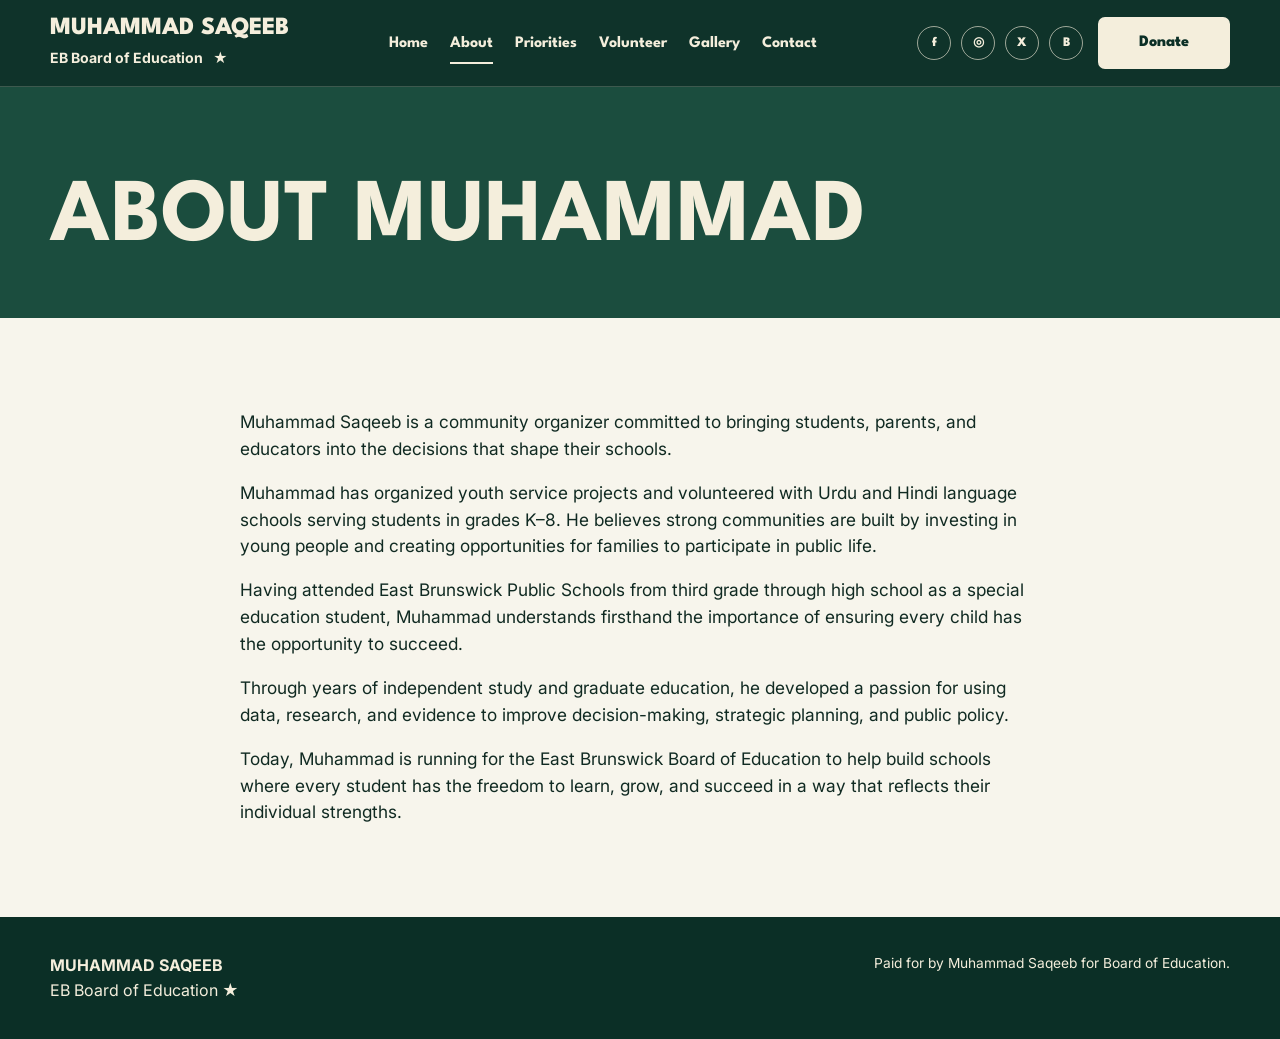
<file: about.html>
<!doctype html><html><head><meta charset="utf-8"><meta name="viewport" content="width=device-width,initial-scale=1"><title>About Muhammad Saqeeb</title><link rel="stylesheet" href="assets/styles.css"></head><body><header class="site-header">
<div class="container header-inner">
  <a class="logo" href="index.html" aria-label="Muhammad Saqeeb campaign homepage">
    <span class="logo-main">MUHAMMAD SAQEEB</span>
    <span class="logo-sub">EB Board of Education <span class="logo-star" aria-hidden="true">★</span></span>
  </a>
  <button class="nav-toggle" aria-expanded="false" aria-label="Open navigation">Menu</button>
  <nav aria-label="Main navigation"><ul><li><a href="index.html">Home</a></li><li><a href="about.html" aria-current="page">About</a></li><li><a href="priorities.html">Priorities</a></li><li><a href="volunteer.html">Volunteer</a></li><li><a href="gallery.html">Gallery</a></li><li><a href="contact.html">Contact</a></li></ul></nav>
  <div class="header-actions">
    <div class="header-socials" aria-label="Campaign social media">
      <a href="#" aria-label="Facebook">f</a>
      <a href="#" aria-label="Instagram">◎</a>
      <a href="#" aria-label="X">X</a>
      <a href="#" aria-label="Bluesky">B</a>
    </div>
    <a class="btn btn-cream header-donate" href="donate.html">Donate</a>
  </div>
</div>
</header><main><section class="page-hero"><div class="container"><h1>About Muhammad</h1></div></section><section class="page-section"><div class="container prose"><p>Muhammad Saqeeb is a community organizer committed to bringing students, parents, and educators into the decisions that shape their schools.</p><p>Muhammad has organized youth service projects and volunteered with Urdu and Hindi language schools serving students in grades K–8. He believes strong communities are built by investing in young people and creating opportunities for families to participate in public life.</p><p>Having attended East Brunswick Public Schools from third grade through high school as a special education student, Muhammad understands firsthand the importance of ensuring every child has the opportunity to succeed.</p><p>Through years of independent study and graduate education, he developed a passion for using data, research, and evidence to improve decision-making, strategic planning, and public policy.</p><p>Today, Muhammad is running for the East Brunswick Board of Education to help build schools where every student has the freedom to learn, grow, and succeed in a way that reflects their individual strengths.</p></div></section></main><footer class="site-footer"><div class="container footer-inner"><div><strong>MUHAMMAD SAQEEB</strong><br>EB Board of Education ★</div><div class="small">Paid for by Muhammad Saqeeb for Board of Education.</div></div></footer><script src="assets/site.js"></script></body></html>
</file>
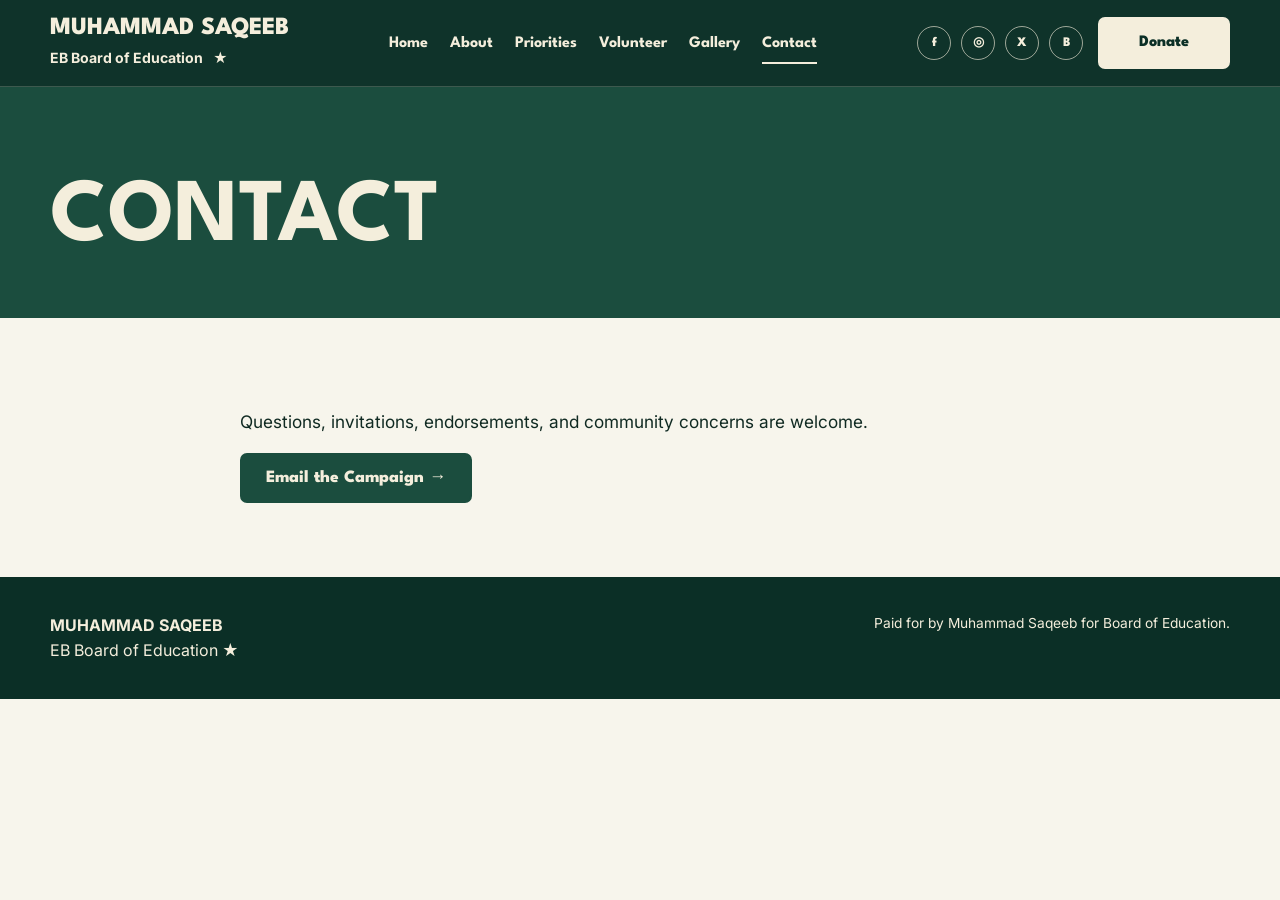
<file: contact.html>
<!doctype html><html><head><meta charset="utf-8"><meta name="viewport" content="width=device-width,initial-scale=1"><title>Contact | Muhammad Saqeeb</title><link rel="stylesheet" href="assets/styles.css"></head><body><header class="site-header">
<div class="container header-inner">
  <a class="logo" href="index.html" aria-label="Muhammad Saqeeb campaign homepage">
    <span class="logo-main">MUHAMMAD SAQEEB</span>
    <span class="logo-sub">EB Board of Education <span class="logo-star" aria-hidden="true">★</span></span>
  </a>
  <button class="nav-toggle" aria-expanded="false" aria-label="Open navigation">Menu</button>
  <nav aria-label="Main navigation"><ul><li><a href="index.html">Home</a></li><li><a href="about.html">About</a></li><li><a href="priorities.html">Priorities</a></li><li><a href="volunteer.html">Volunteer</a></li><li><a href="gallery.html">Gallery</a></li><li><a href="contact.html" aria-current="page">Contact</a></li></ul></nav>
  <div class="header-actions">
    <div class="header-socials" aria-label="Campaign social media">
      <a href="#" aria-label="Facebook">f</a>
      <a href="#" aria-label="Instagram">◎</a>
      <a href="#" aria-label="X">X</a>
      <a href="#" aria-label="Bluesky">B</a>
    </div>
    <a class="btn btn-cream header-donate" href="donate.html">Donate</a>
  </div>
</div>
</header><main><section class="page-hero"><div class="container"><h1>Contact</h1></div></section><section class="page-section"><div class="container prose"><p>Questions, invitations, endorsements, and community concerns are welcome.</p><a class="btn btn-rust" href="mailto:campaign@example.com">Email the Campaign →</a></div></section></main><footer class="site-footer"><div class="container footer-inner"><div><strong>MUHAMMAD SAQEEB</strong><br>EB Board of Education ★</div><div class="small">Paid for by Muhammad Saqeeb for Board of Education.</div></div></footer><script src="assets/site.js"></script></body></html>
</file>
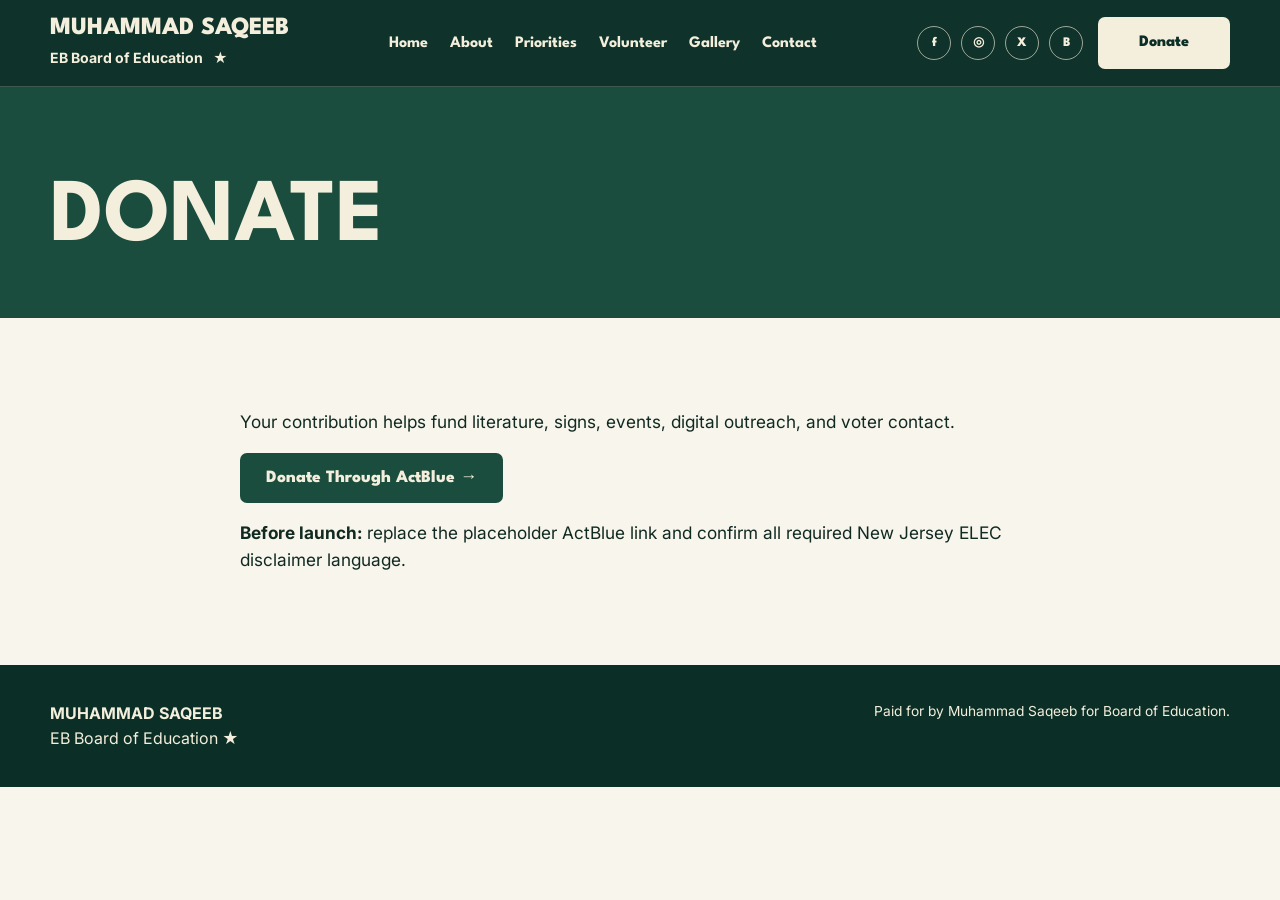
<file: donate.html>
<!doctype html><html><head><meta charset="utf-8"><meta name="viewport" content="width=device-width,initial-scale=1"><title>Donate | Muhammad Saqeeb</title><link rel="stylesheet" href="assets/styles.css"></head><body><header class="site-header">
<div class="container header-inner">
  <a class="logo" href="index.html" aria-label="Muhammad Saqeeb campaign homepage">
    <span class="logo-main">MUHAMMAD SAQEEB</span>
    <span class="logo-sub">EB Board of Education <span class="logo-star" aria-hidden="true">★</span></span>
  </a>
  <button class="nav-toggle" aria-expanded="false" aria-label="Open navigation">Menu</button>
  <nav aria-label="Main navigation"><ul><li><a href="index.html">Home</a></li><li><a href="about.html">About</a></li><li><a href="priorities.html">Priorities</a></li><li><a href="volunteer.html">Volunteer</a></li><li><a href="gallery.html">Gallery</a></li><li><a href="contact.html">Contact</a></li></ul></nav>
  <div class="header-actions">
    <div class="header-socials" aria-label="Campaign social media">
      <a href="#" aria-label="Facebook">f</a>
      <a href="#" aria-label="Instagram">◎</a>
      <a href="#" aria-label="X">X</a>
      <a href="#" aria-label="Bluesky">B</a>
    </div>
    <a class="btn btn-cream header-donate" href="donate.html">Donate</a>
  </div>
</div>
</header><main><section class="page-hero"><div class="container"><h1>Donate</h1></div></section><section class="page-section"><div class="container prose"><p>Your contribution helps fund literature, signs, events, digital outreach, and voter contact.</p><a class="btn btn-rust" href="https://secure.actblue.com/">Donate Through ActBlue →</a><p><strong>Before launch:</strong> replace the placeholder ActBlue link and confirm all required New Jersey ELEC disclaimer language.</p></div></section></main><footer class="site-footer"><div class="container footer-inner"><div><strong>MUHAMMAD SAQEEB</strong><br>EB Board of Education ★</div><div class="small">Paid for by Muhammad Saqeeb for Board of Education.</div></div></footer><script src="assets/site.js"></script></body></html>
</file>
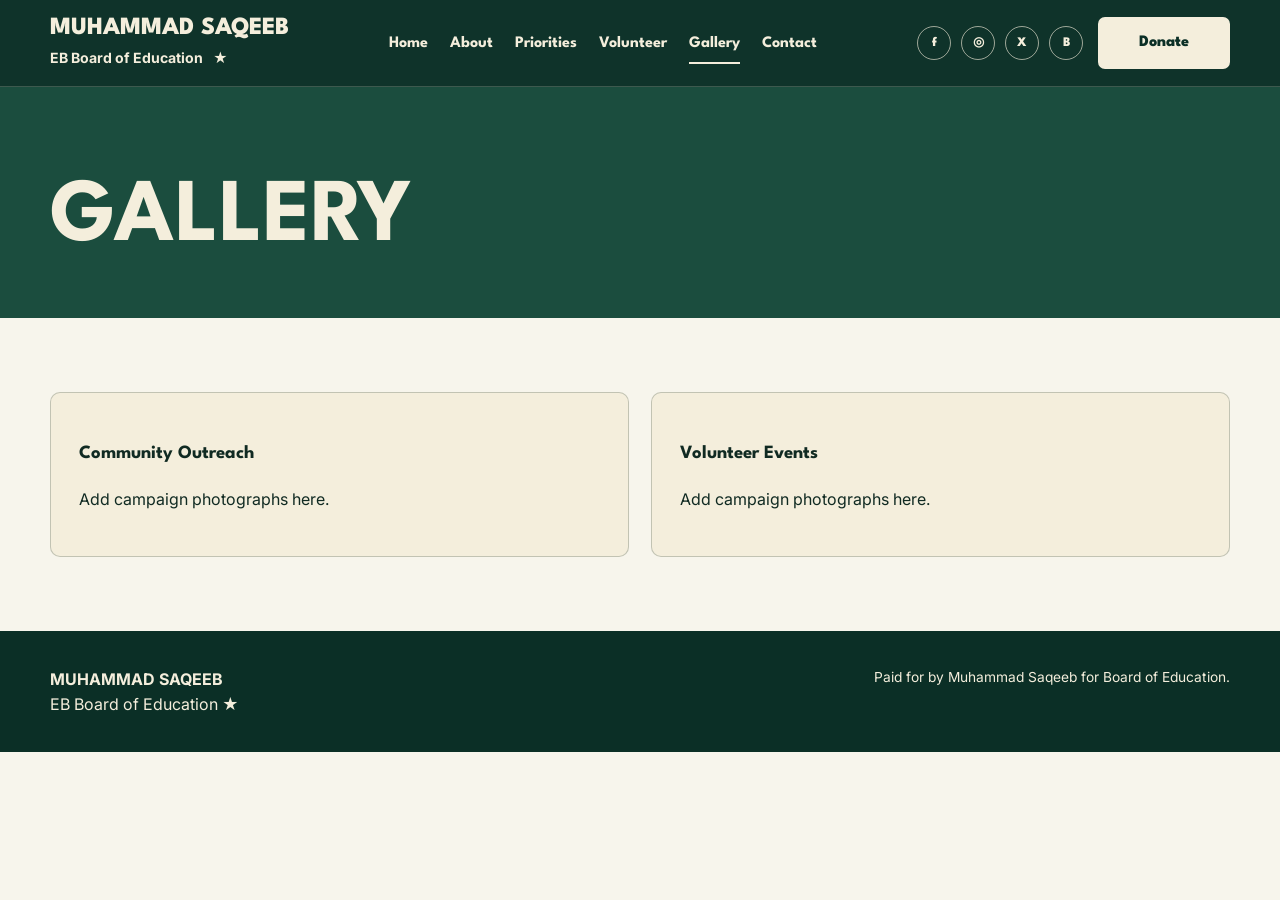
<file: gallery.html>
<!doctype html><html><head><meta charset="utf-8"><meta name="viewport" content="width=device-width,initial-scale=1"><title>Gallery | Muhammad Saqeeb</title><link rel="stylesheet" href="assets/styles.css"></head><body><header class="site-header">
<div class="container header-inner">
  <a class="logo" href="index.html" aria-label="Muhammad Saqeeb campaign homepage">
    <span class="logo-main">MUHAMMAD SAQEEB</span>
    <span class="logo-sub">EB Board of Education <span class="logo-star" aria-hidden="true">★</span></span>
  </a>
  <button class="nav-toggle" aria-expanded="false" aria-label="Open navigation">Menu</button>
  <nav aria-label="Main navigation"><ul><li><a href="index.html">Home</a></li><li><a href="about.html">About</a></li><li><a href="priorities.html">Priorities</a></li><li><a href="volunteer.html">Volunteer</a></li><li><a href="gallery.html" aria-current="page">Gallery</a></li><li><a href="contact.html">Contact</a></li></ul></nav>
  <div class="header-actions">
    <div class="header-socials" aria-label="Campaign social media">
      <a href="#" aria-label="Facebook">f</a>
      <a href="#" aria-label="Instagram">◎</a>
      <a href="#" aria-label="X">X</a>
      <a href="#" aria-label="Bluesky">B</a>
    </div>
    <a class="btn btn-cream header-donate" href="donate.html">Donate</a>
  </div>
</div>
</header><main><section class="page-hero"><div class="container"><h1>Gallery</h1></div></section><section class="page-section"><div class="container cards"><div class="card"><h3>Community Outreach</h3><p>Add campaign photographs here.</p></div><div class="card"><h3>Volunteer Events</h3><p>Add campaign photographs here.</p></div></div></section></main><footer class="site-footer"><div class="container footer-inner"><div><strong>MUHAMMAD SAQEEB</strong><br>EB Board of Education ★</div><div class="small">Paid for by Muhammad Saqeeb for Board of Education.</div></div></footer><script src="assets/site.js"></script></body></html>
</file>
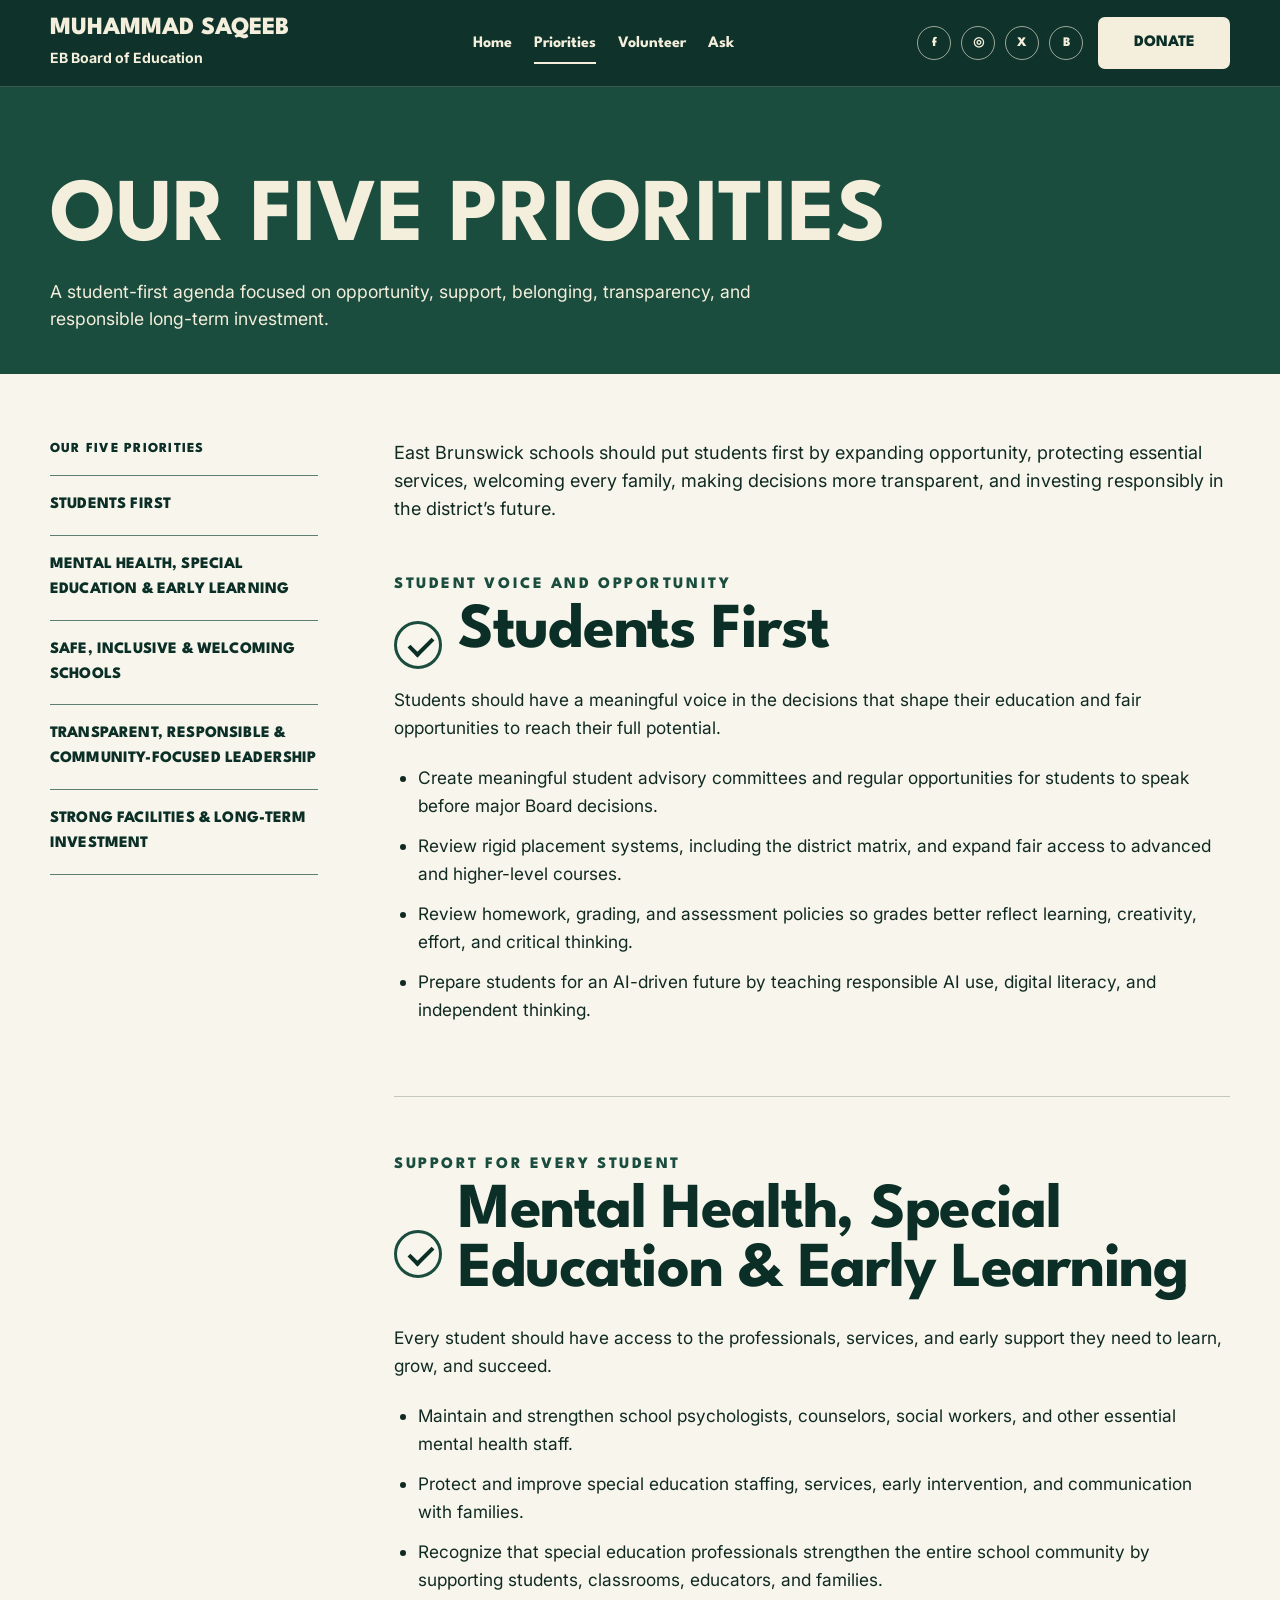
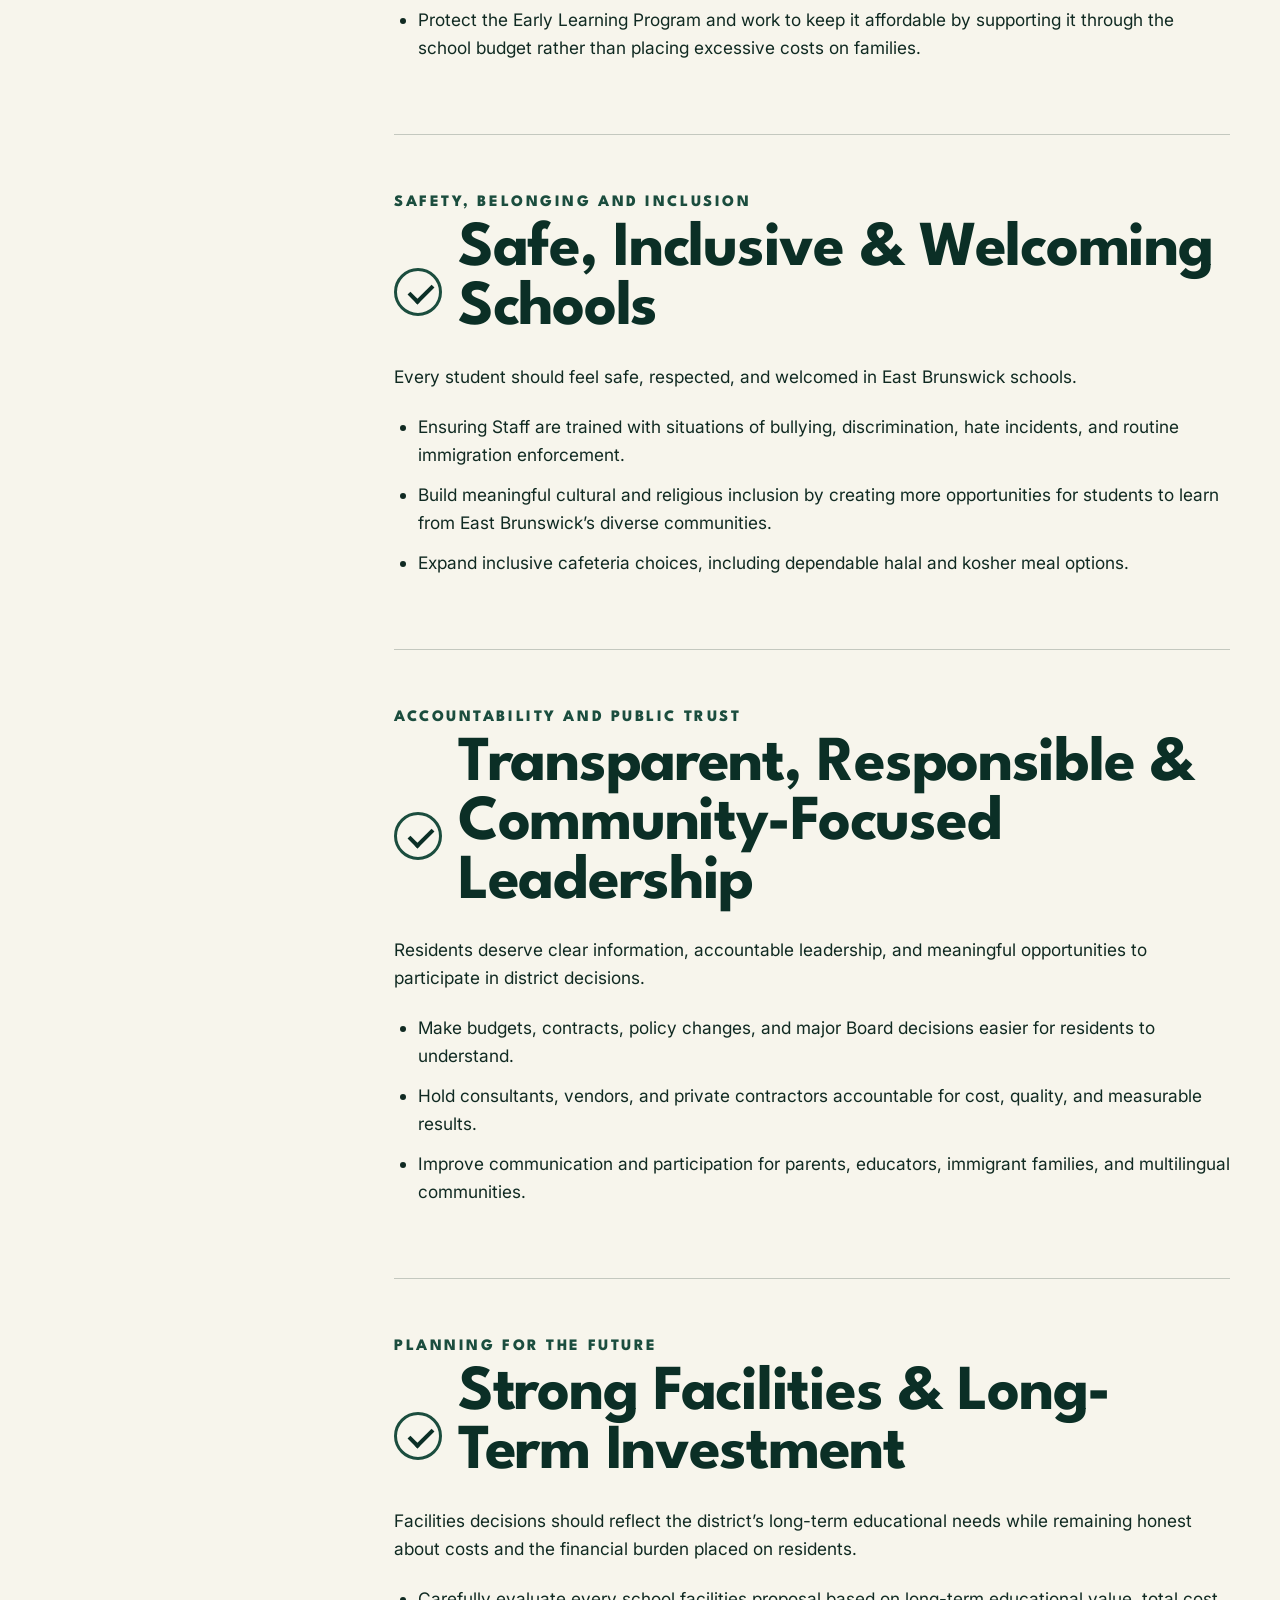
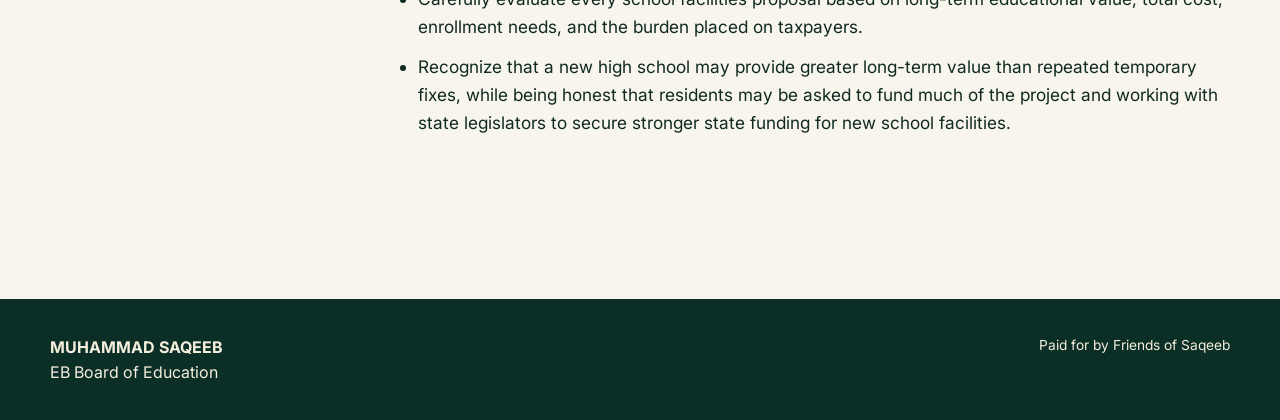
<file: priorities.html>
<!doctype html>
<html lang="en">
<head>
  <meta charset="utf-8">
  <meta name="viewport" content="width=device-width, initial-scale=1">

  <title>Priorities | Muhammad Saqeeb</title>

  <meta
    name="description"
    content="Five student-first priorities for East Brunswick schools: student opportunity, mental health and special education, safe and welcoming schools, transparent leadership, and long-term facilities investment."
  >

  <link rel="stylesheet" href="assets/styles.css">
</head>

<body class="priorities-page">

<header class="site-header">
  <div class="container header-inner">

    <a
      class="logo"
      href="index.html"
      aria-label="Muhammad Saqeeb campaign homepage"
    >
      <span class="logo-main">MUHAMMAD SAQEEB</span>
      <span class="logo-sub">EB Board of Education</span>
    </a>

    <button
      class="nav-toggle"
      aria-expanded="false"
      aria-label="Open navigation"
    >
      Menu
    </button>

    <nav aria-label="Main navigation">
      <ul>
        <li>
          <a href="index.html">Home</a>
        </li>

        <li>
          <a href="priorities.html" aria-current="page">Priorities</a>
        </li>

        <li>
          <a href="volunteer.html">Volunteer</a>
        </li>

        <li>
          <a href="contact.html">Ask</a>
        </li>
      </ul>
    </nav>

    <div class="header-actions">

      <div class="header-socials" aria-label="Campaign social media">
        <a href="#" aria-label="Facebook">f</a>
        <a href="#" aria-label="Instagram">◎</a>
        <a href="#" aria-label="X">X</a>
        <a href="#" aria-label="Bluesky">B</a>
      </div>

      <a class="btn btn-cream header-donate" href="donate.html">
        DONATE
      </a>

    </div>
  </div>
</header>

<main>

  <section class="page-hero">
    <div class="container">

      <h1>Our Five Priorities</h1>

      <p>
        A student-first agenda focused on opportunity, support, belonging,
        transparency, and responsible long-term investment.
      </p>

    </div>
  </section>

  <section class="priorities-shell">
    <div class="container priorities-layout">

      <aside class="priority-index" aria-label="Priority navigation">

        <p class="priority-index-label">
          Our Five Priorities
        </p>

        <ul>
          <li>
            <a href="#students-first">
              Students First
            </a>
          </li>

          <li>
            <a href="#mental-health-special-education">
              Mental Health, Special Education &amp; Early Learning
            </a>
          </li>

          <li>
            <a href="#safe-inclusive-schools">
              Safe, Inclusive &amp; Welcoming Schools
            </a>
          </li>

          <li>
            <a href="#transparent-leadership">
              Transparent, Responsible &amp; Community-Focused Leadership
            </a>
          </li>

          <li>
            <a href="#strong-facilities">
              Strong Facilities &amp; Long-Term Investment
            </a>
          </li>
        </ul>

      </aside>

      <div class="priority-content">

        <p class="priority-intro">
          East Brunswick schools should put students first by expanding
          opportunity, protecting essential services, welcoming every family,
          making decisions more transparent, and investing responsibly in the
          district’s future.
        </p>

        <article
          class="priority-detail priority-pillar"
          id="students-first"
        >

          <p class="eyebrow">
            Student Voice and Opportunity
          </p>

          <div class="priority-anchor-title">
            <div class="check" aria-hidden="true"></div>
            <h2>Students First</h2>
          </div>

          <p>
            Students should have a meaningful voice in the decisions that
            shape their education and fair opportunities to reach their full
            potential.
          </p>

          <ul>
            <li>
              Create meaningful student advisory committees and regular
              opportunities for students to speak before major Board
              decisions.
            </li>

            <li>
              Review rigid placement systems, including the district matrix,
              and expand fair access to advanced and higher-level courses.
            </li>

            <li>
              Review homework, grading, and assessment policies so grades
              better reflect learning, creativity, effort, and critical
              thinking.
            </li>

            <li>
              Prepare students for an AI-driven future by teaching responsible
              AI use, digital literacy, and independent thinking.
            </li>
          </ul>

        </article>

        <article
          class="priority-detail priority-pillar"
          id="mental-health-special-education"
        >

          <p class="eyebrow">
            Support for Every Student
          </p>

          <div class="priority-anchor-title">
            <div class="check" aria-hidden="true"></div>

            <h2>
              Mental Health, Special Education &amp; Early Learning
            </h2>
          </div>

          <p>
            Every student should have access to the professionals, services,
            and early support they need to learn, grow, and succeed.
          </p>

          <ul>
            <li>
              Maintain and strengthen school psychologists, counselors, social
              workers, and other essential mental health staff.
            </li>

            <li>
              Protect and improve special education staffing, services, early
              intervention, and communication with families.
            </li>

            <li>
              Recognize that special education professionals strengthen the
              entire school community by supporting students, classrooms,
              educators, and families.
            </li>

            <li>
              Protect the Early Learning Program and work to keep it affordable
              by supporting it through the school budget rather than placing
              excessive costs on families.
            </li>
          </ul>

        </article>

        <article
          class="priority-detail priority-pillar"
          id="safe-inclusive-schools"
        >

          <p class="eyebrow">
            Safety, Belonging and Inclusion
          </p>

          <div class="priority-anchor-title">
            <div class="check" aria-hidden="true"></div>

            <h2>
              Safe, Inclusive &amp; Welcoming Schools
            </h2>
          </div>

          <p>
            Every student should feel safe, respected, and welcomed in East
            Brunswick schools.
          </p>

          <ul>
            <li>
              Ensuring Staff are trained with situations of  bullying, discrimination, hate incidents,
              and routine immigration enforcement.
            </li>

            <li>
              Build meaningful cultural and religious inclusion by creating
              more opportunities for students to learn from East Brunswick’s
              diverse communities.
            </li>

            <li>
              Expand inclusive cafeteria choices, including dependable halal
              and kosher meal options.
            </li>
          </ul>

        </article>

        <article
          class="priority-detail priority-pillar"
          id="transparent-leadership"
        >

          <p class="eyebrow">
            Accountability and Public Trust
          </p>

          <div class="priority-anchor-title">
            <div class="check" aria-hidden="true"></div>

            <h2>
              Transparent, Responsible &amp; Community-Focused Leadership
            </h2>
          </div>

          <p>
            Residents deserve clear information, accountable leadership, and
            meaningful opportunities to participate in district decisions.
          </p>

          <ul>
            <li>
              Make budgets, contracts, policy changes, and major Board
              decisions easier for residents to understand.
            </li>

            <li>
              Hold consultants, vendors, and private contractors accountable
              for cost, quality, and measurable results.
            </li>

            <li>
              Improve communication and participation for parents, educators,
              immigrant families, and multilingual communities.
            </li>
          </ul>

        </article>

        <article
          class="priority-detail priority-pillar"
          id="strong-facilities"
        >

          <p class="eyebrow">
            Planning for the Future
          </p>

          <div class="priority-anchor-title">
            <div class="check" aria-hidden="true"></div>

            <h2>
              Strong Facilities &amp; Long-Term Investment
            </h2>
          </div>

          <p>
            Facilities decisions should reflect the district’s long-term
            educational needs while remaining honest about costs and the
            financial burden placed on residents.
          </p>

          <ul>
            <li>
              Carefully evaluate every school facilities proposal based on
              long-term educational value, total cost, enrollment needs, and
              the burden placed on taxpayers.
            </li>

            <li>
              Recognize that a new high school may provide greater long-term
              value than repeated temporary fixes, while being honest that
              residents may be asked to fund much of the project and working
              with state legislators to secure stronger state funding for new
              school facilities.
            </li>
          </ul>

        </article>

      </div>
    </div>
  </section>

</main>

<footer class="site-footer">
  <div class="container footer-inner">

    <div>
      <strong>MUHAMMAD SAQEEB</strong><br>
      EB Board of Education
    </div>

    <div class="small">
      Paid for by Friends of Saqeeb
    </div>

  </div>
</footer>

<script src="assets/site.js"></script>

</body>
</html>
</file>
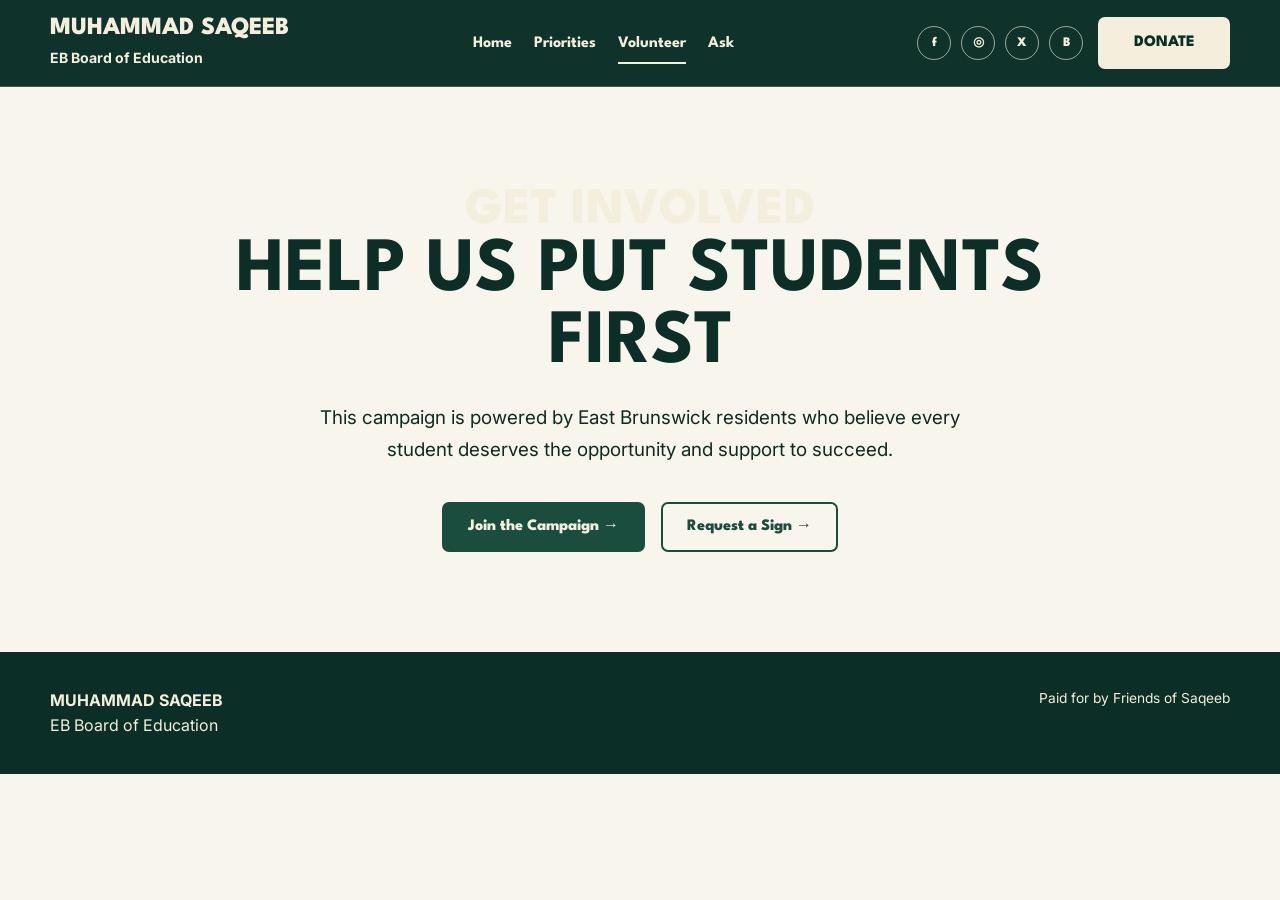
<file: volunteer.html>
<!doctype html>
<html lang="en">
<head>
  <meta charset="utf-8">
  <meta name="viewport" content="width=device-width, initial-scale=1">

  <title>Volunteer | Muhammad Saqeeb for EB Board of Education</title>

  <link rel="stylesheet" href="assets/styles.css">
</head>

<body>

<header class="site-header">
  <div class="container header-inner">

    <a class="logo" href="index.html" aria-label="Muhammad Saqeeb campaign homepage">
      <span class="logo-main">MUHAMMAD SAQEEB</span>
      <span class="logo-sub">EB Board of Education</span>
    </a>

    <button
      class="nav-toggle"
      aria-expanded="false"
      aria-label="Open navigation"
    >
      Menu
    </button>

    <nav aria-label="Main navigation">
      <ul>
        <li><a href="index.html">Home</a></li>
        <li><a href="priorities.html">Priorities</a></li>
        <li><a href="volunteer.html" aria-current="page">Volunteer</a></li>
        <li><a href="contact.html">Ask</a></li>
      </ul>
    </nav>

    <div class="header-actions">

      <div class="header-socials" aria-label="Campaign social media">
        <a href="#" aria-label="Facebook">f</a>
        <a href="#" aria-label="Instagram">◎</a>
        <a href="#" aria-label="X">X</a>
        <a href="#" aria-label="Bluesky">B</a>
      </div>

      <a class="btn btn-cream header-donate" href="donate.html">
        DONATE
      </a>

    </div>
  </div>
</header>

<main>

  <section class="volunteer-hero">
    <div class="container volunteer-content">

      <p class="hero-kicker">Get Involved</p>

      <h1>Help Us Put Students First</h1>

      <p class="volunteer-lead">
        This campaign is powered by East Brunswick residents who believe
        every student deserves the opportunity and support to succeed.
      </p>

      <div class="volunteer-actions">

        <a
          class="btn btn-green"
          href="YOUR-VOLUNTEER-GOOGLE-FORM-LINK"
          target="_blank"
          rel="noopener"
        >
          Join the Campaign →
        </a>

        <a
          class="btn btn-outline-green"
          href="YOUR-SIGN-GOOGLE-FORM-LINK"
          target="_blank"
          rel="noopener"
        >
          Request a Sign →
        </a>

      </div>

    </div>
  </section>

</main>

<footer class="site-footer">
  <div class="container footer-inner">

    <div>
      <strong>MUHAMMAD SAQEEB</strong><br>
      EB Board of Education
    </div>

    <div class="small">
      Paid for by Friends of Saqeeb
    </div>

  </div>
</footer>

<script src="assets/site.js"></script>

</body>
</html>
</file>
<file: assets/styles.css>
@import url("https://fonts.googleapis.com/css2?family=Inter:wght@400;500;600;700&family=League+Spartan:wght@500;600;700;800&display=swap");
:root{
  --green:#1B4D3E;
  --green-dark:#0B2F26;
  --green-light:#DCE9E3;
  --ink:#102A22;
  --cream:#F4EEDC;
  --offwhite:#F7F5EC;
  --line:rgba(16,42,34,.22);
  --max:1180px;
}*{box-sizing:border-box}html{scroll-behavior:smooth}body{margin:0;background:var(--offwhite);color:var(--ink);font-family:Inter,Arial,sans-serif;line-height:1.55}a{color:inherit}.container{width:min(calc(100% - 36px),var(--max));margin:auto}.site-header{position:sticky;top:0;z-index:20;background:rgba(27,77,62,.97);color:var(--cream);border-bottom:1px solid rgba(244,238,220,.2)}.header-inner{min-height:86px;display:flex;align-items:center;justify-content:space-between;gap:34px}.logo{text-decoration:none;min-width:235px}.logo-main{display:block;font-family:'League Spartan',sans-serif;font-size:1.55rem;font-weight:800;line-height:.95}.logo-sub{display:flex;align-items:center;gap:10px;margin-top:7px;font-size:.88rem;font-weight:700}.nav-toggle{display:none;border:1px solid var(--cream);background:transparent;color:var(--cream);padding:8px 12px;border-radius:6px}nav ul{display:flex;align-items:center;gap:26px;margin:0;padding:0;list-style:none}nav a{text-decoration:none;font-family:'League Spartan',sans-serif;font-weight:700}.btn{display:inline-flex;align-items:center;justify-content:center;min-height:50px;padding:0 24px;border:2px solid currentColor;border-radius:7px;text-decoration:none;font-family:'League Spartan',sans-serif;font-weight:800}.btn-cream{background:var(--offwhite);color:var(--green-dark);border-color:var(--offwhite)}.btn-outline{color:var(--cream)}.btn-rust{background:var(--green);color:var(--offwhite);border-color:var(--green)}.hero{background:var(--green);color:var(--cream)}.hero-grid{
  min-height:calc(100vh - 86px);
  grid-template-columns:minmax(0,1.02fr) minmax(360px,.98fr);
  align-items:stretch;
  gap:24px;
}.hero-copy{padding:76px 42px 70px 0;display:flex;flex-direction:column;justify-content:center}.hero-kicker,.hero-title,.hero-tagline,h1,h2,h3{font-family:'League Spartan',sans-serif}.hero-kicker{margin:0;color:var(--ink);font-size:clamp(2rem,4vw,4.2rem);line-height:.95;font-weight:800;text-transform:uppercase}.hero-title{margin:0;font-size:clamp(3.4rem,7vw,7rem);line-height:.88;font-weight:800;text-transform:uppercase}.hero-rule{width:64px;height:3px;background:var(--cream);margin:30px 0 22px}.hero-tagline{margin:0 0 28px;color:var(--ink);font-size:clamp(2rem,4vw,4rem);line-height:.96;font-weight:800;text-transform:uppercase}.socials{display:flex;gap:18px;margin-top:22px}.socials a{width:38px;height:38px;display:grid;place-items:center;border:1px solid rgba(244,238,220,.7);border-radius:50%;text-decoration:none;font-weight:800}.hero-photo{min-height:640px;position:relative;background:linear-gradient(to top,rgba(23,53,43,.35),transparent 40%),linear-gradient(135deg,rgba(244,238,220,.08),rgba(23,53,43,.12)),url('../images/hero-photo.jpg') center/cover no-repeat}.hero-photo:after,.intro-photo:after{position:absolute;background:rgba(23,53,43,.8);color:var(--cream);padding:12px 14px;text-align:center;font-size:.82rem}.hero-photo:after{content:'Add your campaign portrait as images/hero-photo.jpg';left:24px;right:24px;bottom:24px}.intro{padding:72px 0}.intro-grid{display:grid;grid-template-columns:1fr .9fr;gap:58px;align-items:center}.intro-lead{font-size:clamp(1.35rem,2.1vw,2rem);line-height:1.28;font-weight:700}.intro-lead strong{color:var(--green-dark)}.intro-photo{min-height:320px;border-radius:10px;background:linear-gradient(135deg,rgba(27,77,62,.10),rgba(23,53,43,.08)),url('../images/intro-photo.jpg') center/cover no-repeat;border:1px solid var(--line);position:relative}.intro-photo:after{content:'Add a community photo as images/intro-photo.jpg';left:18px;right:18px;bottom:18px}.priorities{padding:76px 0 86px;border-top:1px solid var(--line)}.title-row{display:flex;align-items:center;gap:24px;margin-bottom:40px}.title-row:before,.title-row:after{content:'';flex:1;height:2px;background:var(--green)}.title-row h2{margin:0;font-size:clamp(2.2rem,4vw,4rem);line-height:1;text-transform:uppercase;text-align:center}.priority-grid{display:grid;grid-template-columns:repeat(4,1fr)}.priority{padding:8px 28px;text-align:center;border-right:1px solid var(--line)}.priority:last-child{border-right:0}.check{width:48px;height:48px;margin:0 auto 16px;border:3px solid var(--green);border-radius:50%;position:relative}.check:after{content:'';position:absolute;width:20px;height:10px;border-left:4px solid var(--ink);border-bottom:4px solid var(--ink);transform:rotate(-45deg);left:12px;top:13px}.priority h3{margin:0 0 12px;color:var(--green-dark);font-size:1.55rem;line-height:1;text-transform:uppercase}.donate-strip{padding:48px 0 54px;background:var(--green);color:var(--cream)}.donate-grid{display:grid;grid-template-columns:auto 1fr;gap:26px;align-items:center}.heart{width:82px;height:82px;border:3px solid var(--cream);border-radius:50%;display:grid;place-items:center;font-size:2.25rem}.donate-strip h2{margin:0 0 20px;font-size:clamp(2.4rem,5vw,4.6rem);line-height:.94;text-transform:uppercase}.amounts{display:grid;grid-template-columns:repeat(6,1fr);gap:14px}.amount{min-height:48px;background:var(--offwhite);color:var(--green-dark);border-radius:999px;text-decoration:none;display:grid;place-items:center;font:800 1.1rem 'League Spartan',sans-serif}.vote{padding:34px 0 68px;background:var(--green)}.vote-banner{min-height:340px;position:relative;overflow:hidden;border-radius:14px;background:linear-gradient(90deg,rgba(12,47,35,.82),rgba(12,47,35,.08)),url('../images/vote-photo.jpg') center/cover no-repeat}.vote-content{width:min(520px,90%);padding:46px 40px;color:var(--offwhite)}.vote-content h2{margin:0 0 14px;font-size:clamp(2.6rem,5vw,5rem);line-height:.9;text-transform:uppercase}.page-hero{padding:92px 0 58px;background:var(--green);color:var(--cream)}.page-hero h1{margin:0;font-size:clamp(3.5rem,7vw,7rem);line-height:.9;text-transform:uppercase}.page-section{padding:74px 0}.prose{max-width:800px;font-size:1.08rem}.cards{display:grid;grid-template-columns:repeat(2,1fr);gap:22px}.card{padding:28px;border:1px solid var(--line);background:var(--cream);border-radius:10px}.site-footer{padding:36px 0;background:var(--ink);color:var(--cream)}.footer-inner{display:flex;justify-content:space-between;gap:28px}.small{font-size:.86rem;opacity:.8}@media(max-width:980px){.nav-toggle{display:block}nav{display:none;position:absolute;top:86px;left:0;right:0;background:var(--green-dark);padding:18px}nav.open{display:block}nav ul{flex-direction:column;align-items:stretch}.hero-grid,.intro-grid{grid-template-columns:1fr}.hero-copy{padding-right:0}.priority-grid{grid-template-columns:repeat(2,1fr)}.amounts{grid-template-columns:repeat(3,1fr)}}@media(max-width:620px){.header-inner{min-height:76px}.logo{min-width:0}.logo-main{font-size:1.15rem}nav{top:76px}.hero-copy{padding:58px 0 42px}.hero-photo{min-height:390px}.priority-grid{grid-template-columns:1fr}.priority{border-right:0;border-bottom:1px solid var(--line);padding-bottom:28px;margin-bottom:28px}.title-row:before,.title-row:after{display:none}.donate-grid{grid-template-columns:1fr}.amounts{grid-template-columns:repeat(2,1fr)}.cards{grid-template-columns:1fr}.footer-inner{flex-direction:column}}


/* ===== V3 HEADER ===== */
.header-inner{
  display:grid;
  grid-template-columns:minmax(210px,auto) 1fr auto;
  align-items:center;
  gap:28px;
}
.header-actions{
  display:flex;
  align-items:center;
  justify-content:flex-end;
  gap:15px;
}
.header-socials{
  display:flex;
  align-items:center;
  gap:10px;
}
.header-socials a{
  width:34px;
  height:34px;
  display:grid;
  place-items:center;
  border:1px solid rgba(244,238,220,.62);
  border-radius:50%;
  color:var(--cream);
  text-decoration:none;
  font-family:'League Spartan',sans-serif;
  font-weight:800;
  font-size:.82rem;
}
.header-socials a:hover{
  background:var(--cream);
  color:var(--green-dark);
}
.header-donate{
  min-width:132px;
  min-height:52px;
  padding-inline:28px;
  font-size:1rem;
}
.site-header nav{
  justify-self:center;
}
.site-header nav ul{
  gap:22px;
}

/* ===== PRIORITIES INDEX PAGE ===== */
.priorities-shell{
  padding:64px 0 90px;
  background:var(--offwhite);
}
.priorities-layout{
  display:grid;
  grid-template-columns:280px minmax(0,1fr);
  gap:64px;
  align-items:start;
}
.priority-index{
  position:sticky;
  top:118px;
}
.priority-index-label{
  margin:0 0 16px;
  color:var(--green-dark);
  font-family:'League Spartan',sans-serif;
  font-size:.86rem;
  font-weight:800;
  letter-spacing:.09em;
  text-transform:uppercase;
}
.priority-index ul{
  margin:0;
  padding:0;
  list-style:none;
  border-top:1px solid rgba(27,77,62,.70);
}
.priority-index li{
  border-bottom:1px solid rgba(27,77,62,.70);
}
.priority-index a{
  display:block;
  padding:17px 0;
  text-decoration:none;
  color:var(--green-dark);
  font-family:'League Spartan',sans-serif;
  font-weight:800;
  font-size:1rem;
  text-transform:uppercase;
  letter-spacing:.01em;
}
.priority-index a:hover,
.priority-index a:focus{
  color:var(--green);
  padding-left:8px;
}
.priority-detail{
  scroll-margin-top:125px;
  padding:0 0 60px;
  margin:0 0 55px;
  border-bottom:1px solid var(--line);
}
.priority-detail:last-child{
  border-bottom:0;
  margin-bottom:0;
}
.priority-detail .eyebrow{
  margin:0 0 5px;
  color:var(--green);
  font-family:'League Spartan',sans-serif;
  font-size:1rem;
  font-weight:800;
  letter-spacing:.16em;
  text-transform:uppercase;
}
.priority-detail h2{
  margin:0 0 24px;
  color:var(--green-dark);
  font-size:clamp(2.7rem,5vw,5.1rem);
  line-height:.92;
  letter-spacing:-.02em;
}
.priority-detail p,
.priority-detail li{
  font-size:1.08rem;
  line-height:1.62;
}
.priority-detail p{
  margin:0 0 20px;
}
.priority-detail ul{
  margin:18px 0 0;
  padding-left:24px;
}
.priority-detail li{
  margin-bottom:9px;
}
.priority-intro{
  max-width:900px;
  margin:0 0 50px;
  font-size:1.13rem;
}
.priority-anchor-title{
  display:flex;
  align-items:center;
  gap:16px;
}
.priority-anchor-title .check{
  flex:0 0 auto;
  margin:0;
}

/* Retain current campaign palette on the priorities page */
.priorities-page .page-hero{
  padding-bottom:42px;
}
.priorities-page .page-hero p{
  max-width:760px;
  margin:18px 0 0;
  color:var(--cream);
  font-size:1.1rem;
}

@media(max-width:1100px){
  .header-inner{
    grid-template-columns:auto 1fr auto;
    gap:18px;
  }
  .site-header nav ul{gap:15px}
  .header-socials{display:none}
}
@media(max-width:980px){
  .header-inner{
    display:flex;
    justify-content:space-between;
  }
  .site-header nav{
    justify-self:auto;
  }
  .header-actions{
    margin-left:auto;
  }
  .header-actions .header-donate{
    display:none;
  }
  .priorities-layout{
    grid-template-columns:1fr;
    gap:38px;
  }
  .priority-index{
    position:static;
  }
  .priority-index ul{
    display:grid;
    grid-template-columns:repeat(2,1fr);
    gap:0 22px;
  }
}
@media(max-width:620px){
  .priority-index ul{
    grid-template-columns:1fr;
  }
  .priority-detail h2{
    font-size:2.55rem;
  }
}


/* ===== V4 INTERACTIONS ===== */
.btn,
.amount,
.header-socials a,
.socials a,
.priority-card,
.card,
.priority-index a,
.site-header nav a {
  transition:
    transform .22s ease,
    background-color .22s ease,
    color .22s ease,
    border-color .22s ease,
    box-shadow .22s ease,
    filter .22s ease;
}

.btn:hover,
.btn:focus-visible {
  transform: translateY(-3px) scale(1.045);
  filter: brightness(1.06);
  box-shadow: 0 12px 28px rgba(23, 53, 43, .18);
}

.amount:hover,
.amount:focus-visible {
  transform: translateY(-2px) scale(1.065);
  background: var(--cream);
  box-shadow: 0 10px 22px rgba(23, 53, 43, .16);
}

.header-socials a:hover,
.header-socials a:focus-visible,
.socials a:hover,
.socials a:focus-visible {
  transform: translateY(-2px) scale(1.12);
  background: var(--cream);
  color: var(--green-dark);
  border-color: var(--cream);
}

.priority-card:hover,
.card:hover {
  transform: translateY(-6px);
  box-shadow: 0 16px 34px rgba(23, 53, 43, .10);
}

.priority-card:hover .check {
  background: var(--green);
  border-color: var(--green);
}
.priority-card:hover .check::after {
  border-color: var(--cream);
}

.site-header nav a {
  position: relative;
  display: inline-block;
}
.site-header nav a::after {
  content: "";
  position: absolute;
  left: 0;
  right: 100%;
  bottom: -7px;
  height: 2px;
  background: var(--cream);
  transition: right .22s ease;
}
.site-header nav a:hover::after,
.site-header nav a:focus-visible::after,
.site-header nav a[aria-current="page"]::after {
  right: 0;
}
.site-header nav a:hover,
.site-header nav a:focus-visible {
  transform: translateY(-2px);
  text-decoration: none;
}

.priority-index a:hover,
.priority-index a:focus-visible {
  transform: translateX(7px);
  color: var(--green);
}

@media (prefers-reduced-motion: reduce) {
  *,
  *::before,
  *::after {
    scroll-behavior: auto !important;
    transition-duration: .01ms !important;
    animation-duration: .01ms !important;
    animation-iteration-count: 1 !important;
  }
}

/* ===== EXPANDED PRIORITIES ===== */
.priority-detail h2 {
  color: var(--green-dark);
}
.priority-index {
  max-height: calc(100vh - 140px);
  overflow-y: auto;
  padding-right: 12px;
}
.priority-index::-webkit-scrollbar { width: 7px; }
.priority-index::-webkit-scrollbar-thumb {
  background: rgba(27,77,62,.35);
  border-radius: 999px;
}
.priority-group-title {
  margin: 34px 0 10px;
  color: var(--green);
  font-family: "League Spartan", sans-serif;
  font-size: .78rem;
  font-weight: 800;
  letter-spacing: .13em;
  text-transform: uppercase;
}
.priority-group-title:first-of-type { margin-top: 0; }

.priority-index li.group-start {
  margin-top: 14px;
  border-top: 2px solid var(--green);
}


/* ===== V5 FOUR-PILLAR PLATFORM ===== */
.priority-link {
  display: block;
  color: inherit;
  text-decoration: none;
}
.priority-link:hover,
.priority-link:focus-visible {
  transform: translateY(-7px) scale(1.015);
  box-shadow: 0 18px 36px rgba(23, 53, 43, .12);
  text-decoration: none;
}
.priority-link:hover h3,
.priority-link:focus-visible h3 {
  color: var(--green);
}
.priority-pillar {
  scroll-margin-top: 120px;
}
.priority-pillar + .priority-pillar {
  margin-top: 28px;
}
.priority-pillar ul {
  margin-top: 22px;
}
.priority-pillar li {
  margin-bottom: 12px;
}

/* ===== V6 GREEN CAMPAIGN HOMEPAGE ===== */
.hero-grid-no-photo{
  grid-template-columns:minmax(0,1fr);
}
.hero-grid-no-photo .hero-copy{
  max-width:900px;
  min-height:calc(100vh - 86px);
}
.hero-actions,
.volunteer-actions{
  display:flex;
  flex-wrap:wrap;
  align-items:center;
  gap:16px;
}
.hero-actions .btn-cream{
  color:var(--green-dark);
}
.intro-centered{
  max-width:1080px;
  text-align:center;
}
.intro-centered .intro-lead{
  max-width:900px;
  margin:0 auto;
}
.intro-values{
  display:grid;
  grid-template-columns:repeat(2,minmax(0,1fr));
  gap:20px;
  margin-top:42px;
}
.intro-value{
  padding:28px;
  background:var(--green-light);
  border-left:5px solid var(--green);
  border-radius:8px;
  text-align:left;
}
.intro-value h2{
  margin:0;
  color:var(--green-dark);
  font-size:clamp(1.25rem,2vw,1.65rem);
  line-height:1.2;
}
.intro-icon{
  display:block;
  margin-bottom:12px;
  color:var(--green);
  font-size:1.15rem;
}
.volunteer-hero{
  padding:100px 0;
  text-align:center;
}
.volunteer-content{
  max-width:850px;
}
.volunteer-content h1{
  margin:0;
  color:var(--green-dark);
  font-size:clamp(3rem,6vw,6rem);
  line-height:.94;
  text-transform:uppercase;
}
.volunteer-lead{
  max-width:700px;
  margin:22px auto 36px;
  font-size:1.18rem;
  line-height:1.7;
}
.volunteer-actions{
  justify-content:center;
}
.btn-green{
  background:var(--green);
  color:var(--cream);
  border-color:var(--green);
}
.btn-outline-green{
  background:transparent;
  color:var(--green);
  border-color:var(--green);
}
.btn-green:hover,
.btn-green:focus-visible{
  background:var(--green-dark);
  border-color:var(--green-dark);
}
.btn-outline-green:hover,
.btn-outline-green:focus-visible{
  background:var(--green);
  color:var(--cream);
}
.site-footer .small{
  opacity:1;
}

@media(max-width:700px){
  .intro-values{
    grid-template-columns:1fr;
  }
  .hero-actions,
  .volunteer-actions{
    flex-direction:column;
    align-items:stretch;
  }
  .hero-actions .btn,
  .volunteer-actions .btn{
    width:100%;
    text-align:center;
  }
}

/* ===== FINAL MIDNIGHT BRUNSWICK GREEN OVERRIDES ===== */
.site-header{
  background:rgba(11,47,38,.98);
}

.hero,
.donate-strip,
.vote,
.page-hero{
  background:var(--green);
}

.site-footer{
  background:var(--green-dark);
}

.hero-kicker,
.hero-tagline{
  color:var(--cream);
}

.hero-title{
  color:var(--cream);
}

.priority-detail h2,
.priority h3,
.intro-value h2,
.volunteer-content h1,
.priority-index-label,
.priority-index a{
  color:var(--green-dark);
}

.btn-cream{
  background:var(--cream);
  color:var(--green-dark);
  border-color:var(--cream);
}

.btn-outline{
  color:var(--cream);
  border-color:var(--cream);
}

.btn-green,
.btn-rust{
  background:var(--green);
  color:var(--cream);
  border-color:var(--green);
}

.btn-green:hover,
.btn-green:focus-visible,
.btn-rust:hover,
.btn-rust:focus-visible{
  background:var(--green-dark);
  border-color:var(--green-dark);
}

.btn-outline-green{
  background:transparent;
  color:var(--green);
  border-color:var(--green);
}

.btn-outline-green:hover,
.btn-outline-green:focus-visible{
  background:var(--green);
  color:var(--cream);
}

.intro-value{
  background:var(--green-light);
  border-left-color:var(--green);
}

.title-row::before,
.title-row::after{
  background:var(--green);
}

.check{
  border-color:var(--green);
}

.check::after{
  border-color:var(--green-dark);
}

.priority-link:hover h3,
.priority-link:focus-visible h3{
  color:var(--green);
}

.amount{
  background:var(--cream);
  color:var(--green-dark);
}

.amount:hover,
.amount:focus-visible{
  background:var(--offwhite);
}

.priorities-page .page-hero p{
  color:var(--cream);
}

@media(max-width:980px){
  nav{
    background:var(--green-dark);
  }
}


/* ===== CAMPAIGN LOGO + HERO IMAGE ===== */

.logo-image-link{
  display:flex;
  align-items:center;
  min-width:135px;
}

.campaign-logo{
  display:block;
  width:135px;
  max-height:46px;
  object-fit:contain;
  object-position:left center;
}

.hero-grid{
  grid-template-columns:minmax(0,1.08fr) minmax(320px,.92fr);
  align-items:end;
  gap:30px;
}

.hero-image-wrap{
  min-height:calc(100vh - 86px);
  display:flex;
  align-items:flex-end;
  justify-content:center;
  overflow:hidden;
  padding-top:24px;
}

.hero-person{
  display:block;
  width:min(112%,620px);
  max-height:760px;
  object-fit:contain;
  object-position:center bottom;
  margin-bottom:-2px;
  filter:drop-shadow(0 20px 30px rgba(11,47,38,.28));
}

@media(max-width:1100px){
  .campaign-logo{
    width:120px;
    max-height:42px;
  }
}

@media(max-width:980px){
  .hero-grid{
    grid-template-columns:1fr;
  }

  .hero-image-wrap{
    min-height:520px;
    padding-top:18px;
  }

  .hero-person{
    width:min(94%,520px);
    max-height:620px;
  }
}

@media(max-width:620px){
  .logo-image-link{
    min-width:0;
  }

  .campaign-logo{
    width:105px;
    max-height:38px;
  }

  .hero-image-wrap{
    min-height:430px;
    margin-top:0;
    padding-top:12px;
  }

  .hero-person{
    width:min(108%,430px);
    max-height:500px;
    margin-bottom:-2px;
  }
}
</file>
